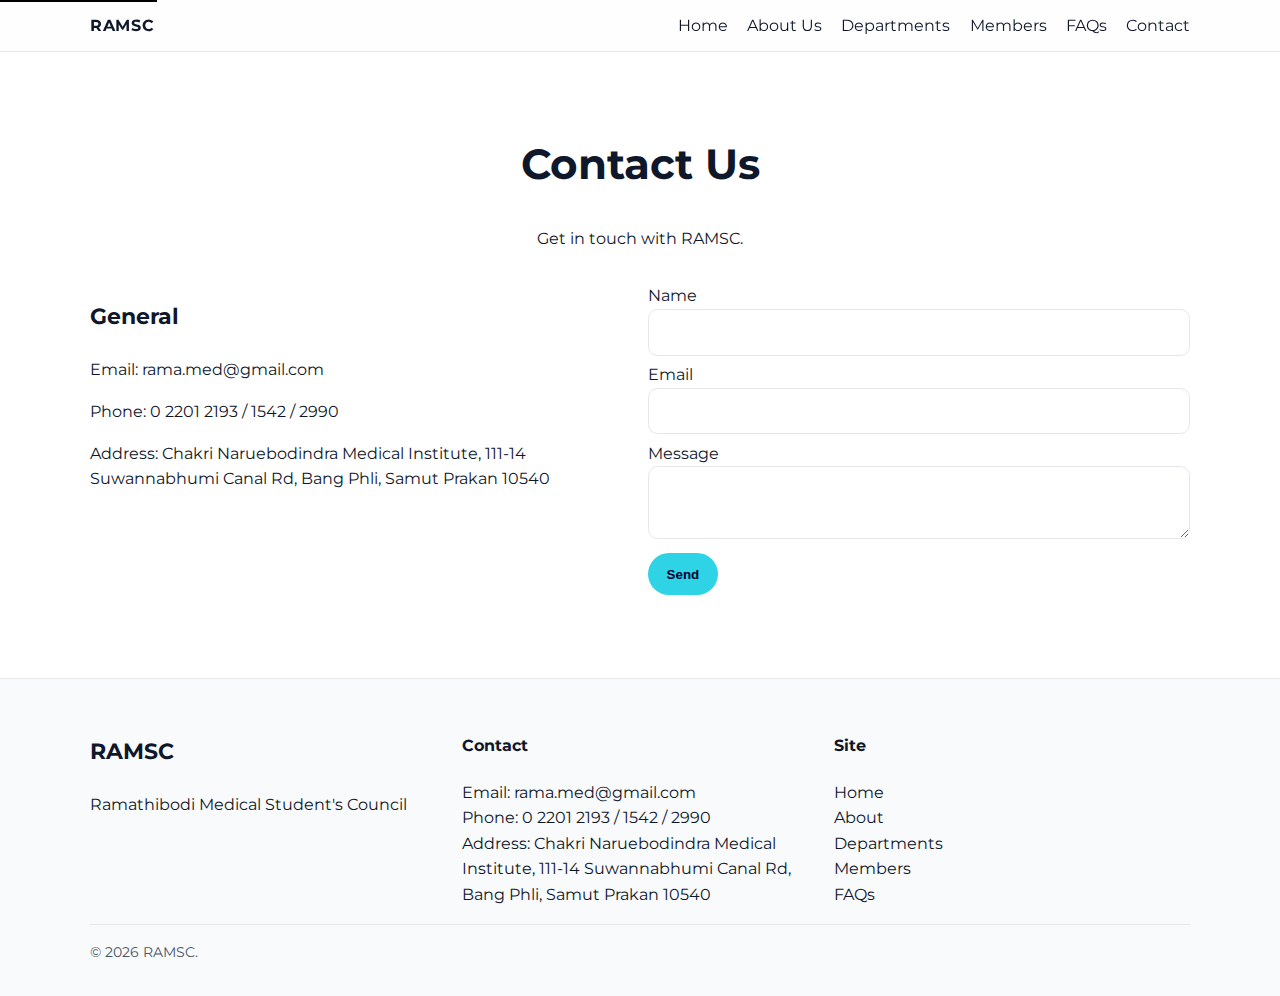
<file: contact.html>
<!doctype html>
<html lang="en">
<head>
  <meta charset="utf-8">
  <meta name="viewport" content="width=device-width, initial-scale=1">
  <title>RAMSC — Ramathibodi Medical Student's Council</title>
  <meta name="description" content="RAMSC — Ramathibodi Medical Student's Council.">
  <link rel="canonical" href="https://example.com/">
  <meta property="og:title" content="RAMSC — Ramathibodi Medical Student's Council">
  <meta property="og:description" content="A bright, uplifting, immersive site for RAMSC.">
  <meta property="og:type" content="website">
  <meta property="og:image" content="assets/img/hero.jpg">
  <link rel="preconnect" href="https://fonts.googleapis.com">
  <link rel="preconnect" href="https://fonts.gstatic.com" crossorigin>
  <link href="https://fonts.googleapis.com/css2?family=Montserrat:wght@300;400;500;600;700&display=swap" rel="stylesheet">
  <link rel="stylesheet" href="css/styles.css">
  <script defer src="js/main.js"></script>

</head>
<body>
  <a class="skip-link" href="#main">Skip to content</a>
  <header class="site-header" data-header>
    <div class="container nav-wrap">
      <a href="index.html" class="logo">RAMSC</a>
      <button class="nav-toggle" aria-expanded="false" aria-controls="site-nav" aria-label="Toggle menu">
        <span class="bar"></span><span class="bar"></span><span class="bar"></span>
      </button>
      <nav id="site-nav" class="site-nav" role="navigation">
        <ul>
          <li><a href="index.html">Home</a></li>
          <li><a href="about.html">About Us</a></li>
          <li><a href="departments.html">Departments</a></li>
          <li><a href="members.html">Members</a></li>
          <li><a href="faqs.html">FAQs</a></li>
          <li><a href="contact.html">Contact</a></li>
        </ul>
      </nav>
    </div>
  </header>

<main id="main">
  <section class="section">
    <div class="container">
      <header class="section-header reveal">
        <h1>Contact Us</h1>
        <p>Get in touch with RAMSC.</p>
      </header>
      <div class="contact-grid">
        <div class="contact-card">
          <h3>General</h3>
          <p>Email: <a href="mailto:rama.med@gmail.com">rama.med@gmail.com</a></p>
          <p>Phone: 0 2201 2193 / 1542 / 2990</p>
          <p>Address: Chakri Naruebodindra Medical Institute, 111-14 Suwannabhumi Canal Rd, Bang Phli, Samut Prakan 10540</p>
        </div>
        <form class="contact-form" onsubmit="event.preventDefault(); alert('Form demo. Integrate EmailJS/Netlify to enable.');">
          <label>Name <input required></label>
          <label>Email <input type="email" required></label>
          <label>Message <textarea required></textarea></label>
          <button class="btn btn-primary">Send</button>
        </form>
      </div>
    </div>
  </section>
</main>
  <footer class="site-footer" id="contact">
    <div class="container footer-grid">
      <div>
        <h3>RAMSC</h3>
        <p>Ramathibodi Medical Student's Council</p>
      </div>
      <div>
        <h4>Contact</h4>
        <ul class="unstyled">
          <li>Email: <a href="mailto:rama.med@gmail.com">rama.med@gmail.com</a></li>
          <li>Phone: 0 2201 2193 / 1542 / 2990</li>
          <li>Address: Chakri Naruebodindra Medical Institute, 111-14 Suwannabhumi Canal Rd, Bang Phli, Samut Prakan 10540</li>
        </ul>
      </div>
      <div>
        <h4>Site</h4>
        <ul class="unstyled">
          <li><a href="index.html">Home</a></li>
          <li><a href="about.html">About</a></li>
          <li><a href="departments.html">Departments</a></li>
          <li><a href="members.html">Members</a></li>
          <li><a href="faqs.html">FAQs</a></li>
        </ul>
      </div>
    </div>
    <div class="container smallprint">© <span data-year></span> RAMSC.</div>
  </footer>

</body>
</html]
</file>
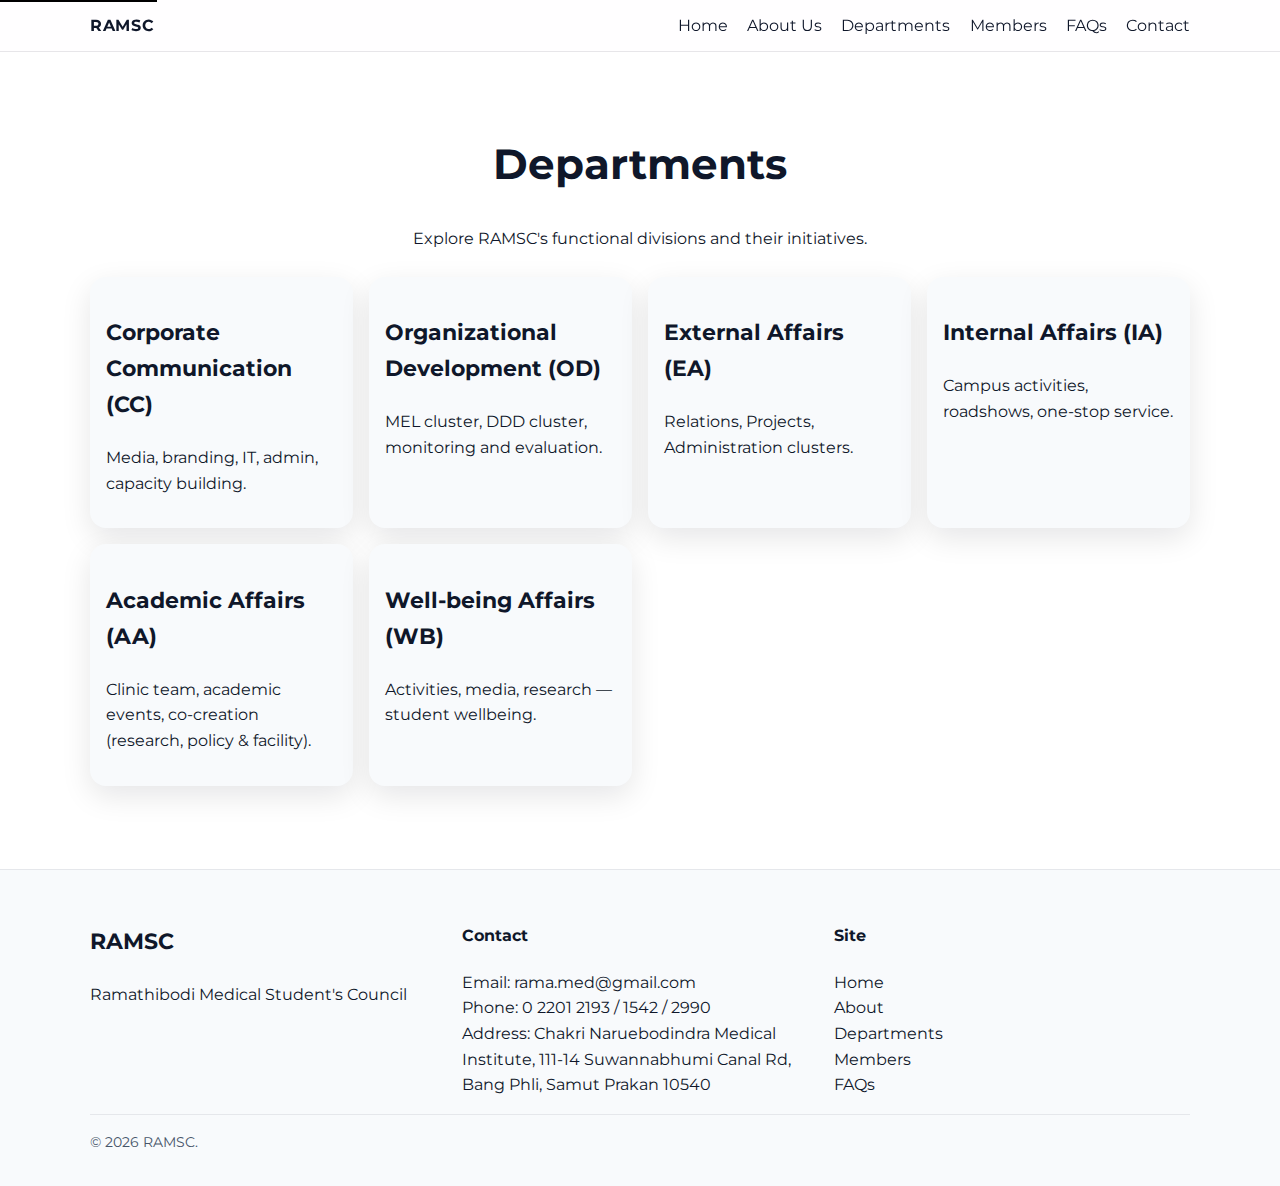
<file: departments.html>
<!doctype html>
<html lang="en">
<head>
  <meta charset="utf-8">
  <meta name="viewport" content="width=device-width, initial-scale=1">
  <title>RAMSC — Ramathibodi Medical Student's Council</title>
  <meta name="description" content="RAMSC — Ramathibodi Medical Student's Council.">
  <link rel="canonical" href="https://example.com/">
  <meta property="og:title" content="RAMSC — Ramathibodi Medical Student's Council">
  <meta property="og:description" content="A bright, uplifting, immersive site for RAMSC.">
  <meta property="og:type" content="website">
  <meta property="og:image" content="assets/img/hero.jpg">
  <link rel="preconnect" href="https://fonts.googleapis.com">
  <link rel="preconnect" href="https://fonts.gstatic.com" crossorigin>
  <link href="https://fonts.googleapis.com/css2?family=Montserrat:wght@300;400;500;600;700&display=swap" rel="stylesheet">
  <link rel="stylesheet" href="css/styles.css">
  <script defer src="js/main.js"></script>

</head>
<body>
  <a class="skip-link" href="#main">Skip to content</a>
  <header class="site-header" data-header>
    <div class="container nav-wrap">
      <a href="index.html" class="logo">RAMSC</a>
      <button class="nav-toggle" aria-expanded="false" aria-controls="site-nav" aria-label="Toggle menu">
        <span class="bar"></span><span class="bar"></span><span class="bar"></span>
      </button>
      <nav id="site-nav" class="site-nav" role="navigation">
        <ul>
          <li><a href="index.html">Home</a></li>
          <li><a href="about.html">About Us</a></li>
          <li><a href="departments.html">Departments</a></li>
          <li><a href="members.html">Members</a></li>
          <li><a href="faqs.html">FAQs</a></li>
          <li><a href="contact.html">Contact</a></li>
        </ul>
      </nav>
    </div>
  </header>

<main id="main">
  <section class="section">
    <div class="container">
      <header class="section-header reveal">
        <h1>Departments</h1>
        <p>Explore RAMSC's functional divisions and their initiatives.</p>
      </header>
      <div class="dept-grid">
        <article class="dept-card reveal"><h3>Corporate Communication (CC)</h3><p>Media, branding, IT, admin, capacity building.</p></article>
        <article class="dept-card reveal"><h3>Organizational Development (OD)</h3><p>MEL cluster, DDD cluster, monitoring and evaluation.</p></article>
        <article class="dept-card reveal"><h3>External Affairs (EA)</h3><p>Relations, Projects, Administration clusters.</p></article>
        <article class="dept-card reveal"><h3>Internal Affairs (IA)</h3><p>Campus activities, roadshows, one-stop service.</p></article>
        <article class="dept-card reveal"><h3>Academic Affairs (AA)</h3><p>Clinic team, academic events, co-creation (research, policy & facility).</p></article>
        <article class="dept-card reveal"><h3>Well-being Affairs (WB)</h3><p>Activities, media, research — student wellbeing.</p></article>
      </div>
    </div>
  </section>
</main>
  <footer class="site-footer" id="contact">
    <div class="container footer-grid">
      <div>
        <h3>RAMSC</h3>
        <p>Ramathibodi Medical Student's Council</p>
      </div>
      <div>
        <h4>Contact</h4>
        <ul class="unstyled">
          <li>Email: <a href="mailto:rama.med@gmail.com">rama.med@gmail.com</a></li>
          <li>Phone: 0 2201 2193 / 1542 / 2990</li>
          <li>Address: Chakri Naruebodindra Medical Institute, 111-14 Suwannabhumi Canal Rd, Bang Phli, Samut Prakan 10540</li>
        </ul>
      </div>
      <div>
        <h4>Site</h4>
        <ul class="unstyled">
          <li><a href="index.html">Home</a></li>
          <li><a href="about.html">About</a></li>
          <li><a href="departments.html">Departments</a></li>
          <li><a href="members.html">Members</a></li>
          <li><a href="faqs.html">FAQs</a></li>
        </ul>
      </div>
    </div>
    <div class="container smallprint">© <span data-year></span> RAMSC.</div>
  </footer>

</body>
</html>
</file>
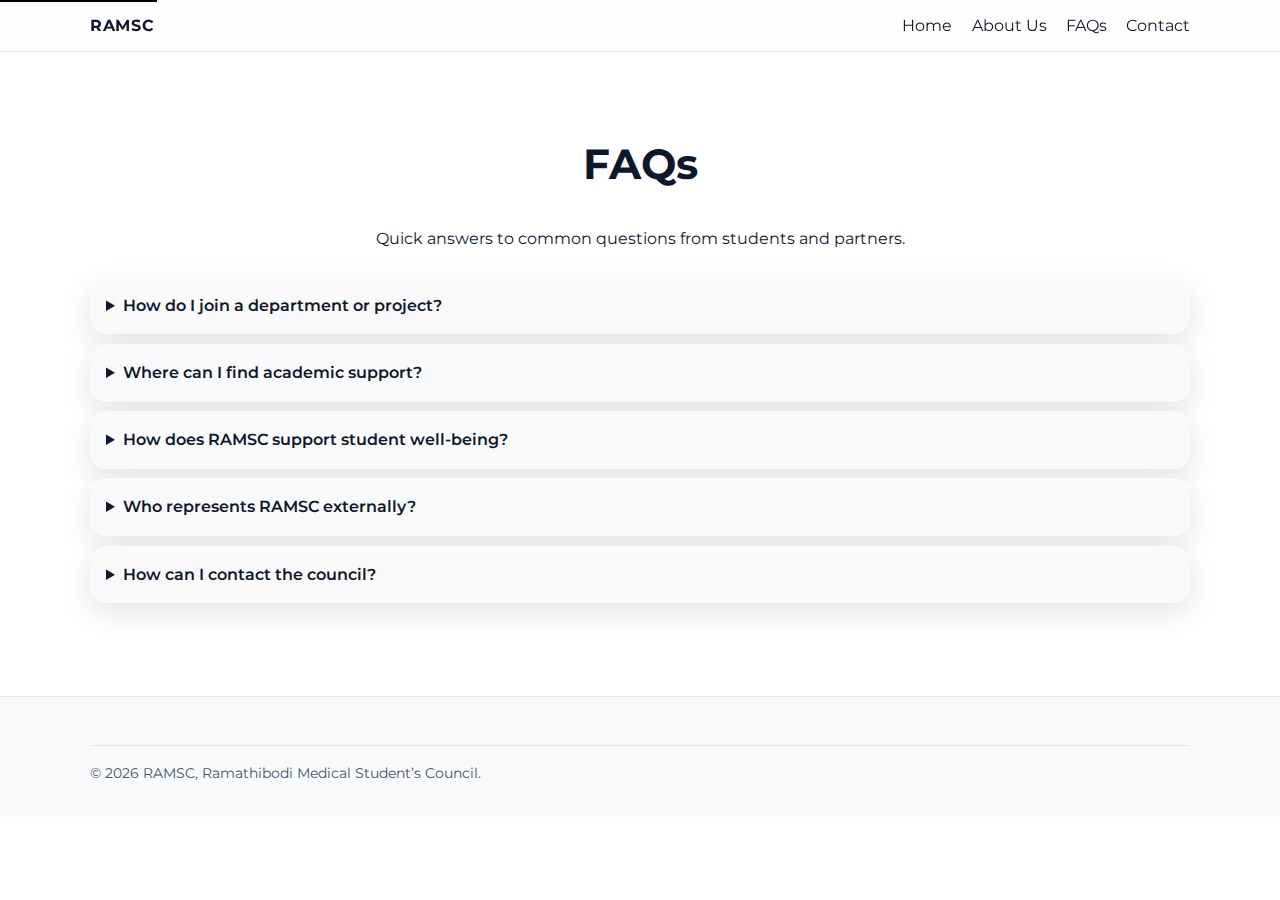
<file: faqs.html>
<!doctype html>
<html lang="en">
<head>
  <meta charset="utf-8" />
  <meta name="viewport" content="width=device-width, initial-scale=1" />
  <title>FAQs RAMSC</title>
  <meta name="description" content="Frequently asked questions about RAMSC programs, services, and contacts." />
  <link rel="preconnect" href="https://fonts.googleapis.com" />
  <link rel="preconnect" href="https://fonts.gstatic.com" crossorigin />
  <link href="https://fonts.googleapis.com/css2?family=Montserrat:wght@300;400;500;600;700&display=swap" rel="stylesheet" />
  <link rel="stylesheet" href="css/styles.css" />
  <script defer src="js/main.js"></script>
</head>
<body>
  <a class="skip-link" href="#main">Skip to content</a>

  <header class="site-header" data-header>
    <div class="container nav-wrap">
      <a class="logo" href="index.html">RAMSC</a>
      <button class="nav-toggle" aria-expanded="false" aria-controls="site-nav" aria-label="Toggle menu">
        <span class="bar"></span><span class="bar"></span><span class="bar"></span>
      </button>
      <nav id="site-nav" class="site-nav" role="navigation">
        <ul>
          <li><a href="index.html">Home</a></li>
          <li><a href="about.html">About Us</a></li>
          <li><a href="faqs.html" aria-current="page">FAQs</a></li>
          <li><a href="index.html#contact">Contact</a></li>
        </ul>
      </nav>
    </div>
  </header>

  <main id="main">
    <section class="section">
      <div class="container">
        <header class="section-header reveal">
          <h1>FAQs</h1>
          <p>Quick answers to common questions from students and partners.</p>
        </header>

        <div class="faq-list reveal">
          <details>
            <summary>How do I join a department or project?</summary>
            <div class="faq-body">
              Watch for open calls on Instagram and the Dashboard. You can also contact a department head directly via the About page.
            </div>
          </details>

          <details>
            <summary>Where can I find academic support?</summary>
            <div class="faq-body">
              Academic Affairs runs peer/near-peer coaching and clinic sessions. Check the Content Calendar and announcements.
            </div>
          </details>

          <details>
            <summary>How does RAMSC support student well-being?</summary>
            <div class="faq-body">
              Well-Being Affairs curates workshops and research-informed resources, covering stress management, mental health, and campus life.
            </div>
          </details>

          <details>
            <summary>Who represents RAMSC externally?</summary>
            <div class="faq-body">
              External Affairs liaises with clubs, competitions, and partners; Internal Affairs coordinates cross-campus student life.
            </div>
          </details>

          <details>
            <summary>How can I contact the council?</summary>
            <div class="faq-body">
              Email <a href="mailto:rama.med@gmail.com">rama.med@gmail.com</a> or message us on Instagram
              <a href="https://instagram.com/ramsc.official" target="_blank" rel="noopener">@ramsc.official</a>.
            </div>
          </details>
        </div>
      </div>
    </section>
  </main>

  <footer class="site-footer">
    <div class="container smallprint">© <span data-year></span> RAMSC, Ramathibodi Medical Student’s Council.</div>
  </footer>
</body>
</html>
</file>
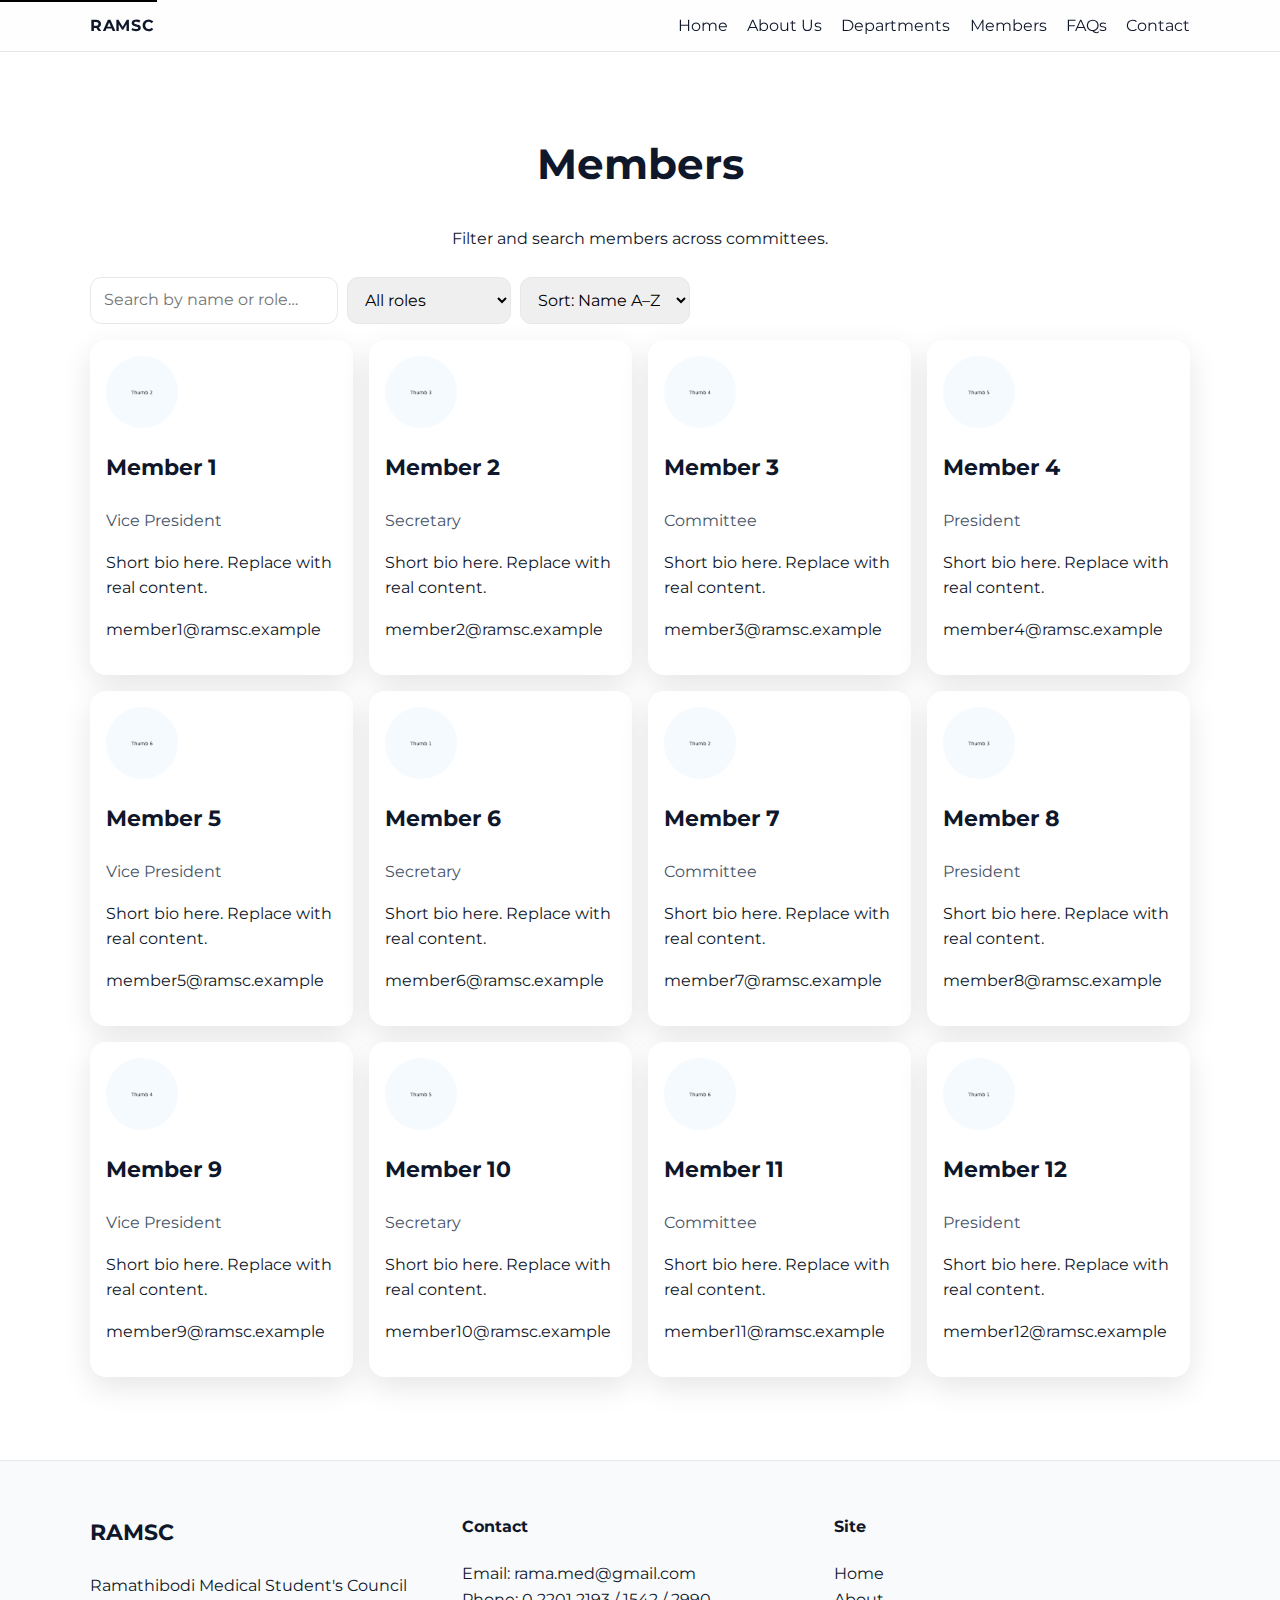
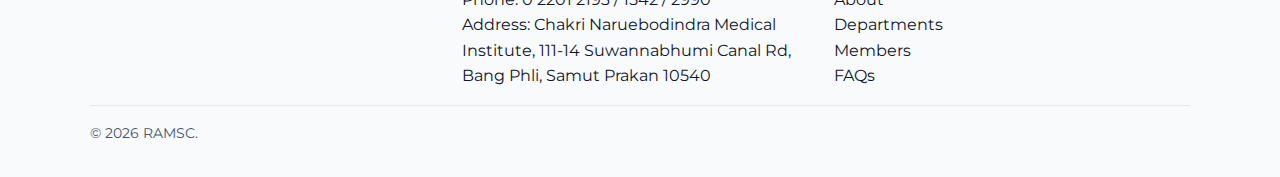
<file: members.html>
<!doctype html>
<html lang="en">
<head>
  <meta charset="utf-8">
  <meta name="viewport" content="width=device-width, initial-scale=1">
  <title>RAMSC — Ramathibodi Medical Student's Council</title>
  <meta name="description" content="RAMSC — Ramathibodi Medical Student's Council.">
  <link rel="canonical" href="https://example.com/">
  <meta property="og:title" content="RAMSC — Ramathibodi Medical Student's Council">
  <meta property="og:description" content="A bright, uplifting, immersive site for RAMSC.">
  <meta property="og:type" content="website">
  <meta property="og:image" content="assets/img/hero.jpg">
  <link rel="preconnect" href="https://fonts.googleapis.com">
  <link rel="preconnect" href="https://fonts.gstatic.com" crossorigin>
  <link href="https://fonts.googleapis.com/css2?family=Montserrat:wght@300;400;500;600;700&display=swap" rel="stylesheet">
  <link rel="stylesheet" href="css/styles.css">
  <script defer src="js/main.js"></script>

</head>
<body>
  <a class="skip-link" href="#main">Skip to content</a>
  <header class="site-header" data-header>
    <div class="container nav-wrap">
      <a href="index.html" class="logo">RAMSC</a>
      <button class="nav-toggle" aria-expanded="false" aria-controls="site-nav" aria-label="Toggle menu">
        <span class="bar"></span><span class="bar"></span><span class="bar"></span>
      </button>
      <nav id="site-nav" class="site-nav" role="navigation">
        <ul>
          <li><a href="index.html">Home</a></li>
          <li><a href="about.html">About Us</a></li>
          <li><a href="departments.html">Departments</a></li>
          <li><a href="members.html">Members</a></li>
          <li><a href="faqs.html">FAQs</a></li>
          <li><a href="contact.html">Contact</a></li>
        </ul>
      </nav>
    </div>
  </header>

<main id="main">
  <section class="section">
    <div class="container">
      <header class="section-header reveal">
        <h1>Members</h1>
        <p>Filter and search members across committees.</p>
      </header>
      <form class="filters reveal" data-member-filters>
        <input type="search" placeholder="Search by name or role…" data-search>
        <select data-role>
          <option value="all">All roles</option>
          <option value="President">President</option>
          <option value="Vice President">Vice President</option>
          <option value="Secretary">Secretary</option>
          <option value="Committee">Committee</option>
        </select>
        <select data-sort>
          <option value="name-asc">Sort: Name A–Z</option>
          <option value="name-desc">Sort: Name Z–A</option>
        </select>
      </form>
      <div class="member-grid">
        
        <article class="member-card" data-name="Member 1" data-role="Vice President">
          <div class="avatar"><img src="assets/img/thumb-2.jpg" alt=""></div>
          <h3 class="member-name">Member 1</h3>
          <p class="member-role">Vice President</p>
          <p class="member-bio">Short bio here. Replace with real content.</p>
          <p class="member-contact"><a href="mailto:member1@ramsc.example">member1@ramsc.example</a></p>
        </article>
        <article class="member-card" data-name="Member 2" data-role="Secretary">
          <div class="avatar"><img src="assets/img/thumb-3.jpg" alt=""></div>
          <h3 class="member-name">Member 2</h3>
          <p class="member-role">Secretary</p>
          <p class="member-bio">Short bio here. Replace with real content.</p>
          <p class="member-contact"><a href="mailto:member2@ramsc.example">member2@ramsc.example</a></p>
        </article>
        <article class="member-card" data-name="Member 3" data-role="Committee">
          <div class="avatar"><img src="assets/img/thumb-4.jpg" alt=""></div>
          <h3 class="member-name">Member 3</h3>
          <p class="member-role">Committee</p>
          <p class="member-bio">Short bio here. Replace with real content.</p>
          <p class="member-contact"><a href="mailto:member3@ramsc.example">member3@ramsc.example</a></p>
        </article>
        <article class="member-card" data-name="Member 4" data-role="President">
          <div class="avatar"><img src="assets/img/thumb-5.jpg" alt=""></div>
          <h3 class="member-name">Member 4</h3>
          <p class="member-role">President</p>
          <p class="member-bio">Short bio here. Replace with real content.</p>
          <p class="member-contact"><a href="mailto:member4@ramsc.example">member4@ramsc.example</a></p>
        </article>
        <article class="member-card" data-name="Member 5" data-role="Vice President">
          <div class="avatar"><img src="assets/img/thumb-6.jpg" alt=""></div>
          <h3 class="member-name">Member 5</h3>
          <p class="member-role">Vice President</p>
          <p class="member-bio">Short bio here. Replace with real content.</p>
          <p class="member-contact"><a href="mailto:member5@ramsc.example">member5@ramsc.example</a></p>
        </article>
        <article class="member-card" data-name="Member 6" data-role="Secretary">
          <div class="avatar"><img src="assets/img/thumb-1.jpg" alt=""></div>
          <h3 class="member-name">Member 6</h3>
          <p class="member-role">Secretary</p>
          <p class="member-bio">Short bio here. Replace with real content.</p>
          <p class="member-contact"><a href="mailto:member6@ramsc.example">member6@ramsc.example</a></p>
        </article>
        <article class="member-card" data-name="Member 7" data-role="Committee">
          <div class="avatar"><img src="assets/img/thumb-2.jpg" alt=""></div>
          <h3 class="member-name">Member 7</h3>
          <p class="member-role">Committee</p>
          <p class="member-bio">Short bio here. Replace with real content.</p>
          <p class="member-contact"><a href="mailto:member7@ramsc.example">member7@ramsc.example</a></p>
        </article>
        <article class="member-card" data-name="Member 8" data-role="President">
          <div class="avatar"><img src="assets/img/thumb-3.jpg" alt=""></div>
          <h3 class="member-name">Member 8</h3>
          <p class="member-role">President</p>
          <p class="member-bio">Short bio here. Replace with real content.</p>
          <p class="member-contact"><a href="mailto:member8@ramsc.example">member8@ramsc.example</a></p>
        </article>
        <article class="member-card" data-name="Member 9" data-role="Vice President">
          <div class="avatar"><img src="assets/img/thumb-4.jpg" alt=""></div>
          <h3 class="member-name">Member 9</h3>
          <p class="member-role">Vice President</p>
          <p class="member-bio">Short bio here. Replace with real content.</p>
          <p class="member-contact"><a href="mailto:member9@ramsc.example">member9@ramsc.example</a></p>
        </article>
        <article class="member-card" data-name="Member 10" data-role="Secretary">
          <div class="avatar"><img src="assets/img/thumb-5.jpg" alt=""></div>
          <h3 class="member-name">Member 10</h3>
          <p class="member-role">Secretary</p>
          <p class="member-bio">Short bio here. Replace with real content.</p>
          <p class="member-contact"><a href="mailto:member10@ramsc.example">member10@ramsc.example</a></p>
        </article>
        <article class="member-card" data-name="Member 11" data-role="Committee">
          <div class="avatar"><img src="assets/img/thumb-6.jpg" alt=""></div>
          <h3 class="member-name">Member 11</h3>
          <p class="member-role">Committee</p>
          <p class="member-bio">Short bio here. Replace with real content.</p>
          <p class="member-contact"><a href="mailto:member11@ramsc.example">member11@ramsc.example</a></p>
        </article>
        <article class="member-card" data-name="Member 12" data-role="President">
          <div class="avatar"><img src="assets/img/thumb-1.jpg" alt=""></div>
          <h3 class="member-name">Member 12</h3>
          <p class="member-role">President</p>
          <p class="member-bio">Short bio here. Replace with real content.</p>
          <p class="member-contact"><a href="mailto:member12@ramsc.example">member12@ramsc.example</a></p>
        </article>
      </div>
    </div>
  </section>
</main>
  <footer class="site-footer" id="contact">
    <div class="container footer-grid">
      <div>
        <h3>RAMSC</h3>
        <p>Ramathibodi Medical Student's Council</p>
      </div>
      <div>
        <h4>Contact</h4>
        <ul class="unstyled">
          <li>Email: <a href="mailto:rama.med@gmail.com">rama.med@gmail.com</a></li>
          <li>Phone: 0 2201 2193 / 1542 / 2990</li>
          <li>Address: Chakri Naruebodindra Medical Institute, 111-14 Suwannabhumi Canal Rd, Bang Phli, Samut Prakan 10540</li>
        </ul>
      </div>
      <div>
        <h4>Site</h4>
        <ul class="unstyled">
          <li><a href="index.html">Home</a></li>
          <li><a href="about.html">About</a></li>
          <li><a href="departments.html">Departments</a></li>
          <li><a href="members.html">Members</a></li>
          <li><a href="faqs.html">FAQs</a></li>
        </ul>
      </div>
    </div>
    <div class="container smallprint">© <span data-year></span> RAMSC.</div>
  </footer>

</body>
</html]
</file>
<file: css/styles.css>
/* RAMSC v2 — styles.css (patched)
   Changes:
   - Reveal sections visible by default; JS-only animation via `html.js` gate.
   - Absolute cover only for video.hero-video; static img.hero-video stays in flow.
   - Safer reduced-motion block.
*/

:root{ --brand-1:#2ED3E6; --brand-2:#FFD166; --bg:#ffffff; --text:#0f172a; --muted:#475569; --accent:#7C3AED; --surface:#f8fafc; --radius:16px; --shadow:0 10px 30px rgba(2,6,23,.1); }
*{box-sizing:border-box} 
html{scroll-behavior:smooth}
body{margin:0;font-family:'Montserrat',system-ui,-apple-system,Segoe UI,Roboto,Arial,'Noto Sans Thai',sans-serif;color:var(--text);background:var(--bg);line-height:1.6}
img{max-width:100%;display:block;height:auto} 
a{color:inherit;text-decoration:none}
.container{width:min(1100px,92vw);margin-inline:auto} 
.section{padding:clamp(2rem,4vw,4rem) 0}
.section-header{max-width:60ch;margin:0 auto 1.6rem;text-align:center}
.skip-link{position:absolute;top:-40px;left:0;background:#000;color:#fff;padding:.5rem 1rem;z-index:1000}
.skip-link:focus{top:0}

/* Header */
.site-header{
  position:sticky;top:0;z-index:999;
  background:color-mix(in oklab, var(--bg) 90%, transparent);
  backdrop-filter:blur(10px);
  border-bottom:1px solid color-mix(in oklab, var(--text) 10%, transparent)
}
.site-header.scrolled{box-shadow:var(--shadow)} 
.nav-wrap{display:flex;align-items:center;justify-content:space-between;padding:.8rem 0}
.logo{font-weight:700;letter-spacing:.04em} 
.site-nav ul{display:flex;gap:1.2rem;list-style:none;padding:0;margin:0}
.nav-toggle{display:none;background:none;border:0;padding:.25rem}
.nav-toggle .bar{display:block;width:24px;height:2px;background:var(--text);margin:5px 0}

@media(max-width:768px){ 
  .nav-toggle{display:block} 
  .site-nav{position:fixed;inset:64px 0 auto 0;background:var(--bg);transform:translateY(-120%);transition:transform .25s ease;border-bottom:1px solid #e5e7eb}
  .site-nav.open{transform:translateY(0)} 
  .site-nav ul{flex-direction:column;padding:1rem} 
}

/* Hero */
.hero{position:relative;min-height:70vh} 
.video-wrap{position:relative;min-height:70vh;overflow:hidden;border-radius:0 0 var(--radius) var(--radius)}
/* Important: only video fills cover */
video.hero-video{position:absolute;inset:0;width:100%;height:100%;object-fit:cover}
/* Static image version stays in flow */
.hero img.hero-video{position:static;width:100%;height:auto;display:block}
.hero-overlay{
  position:relative;z-index:2;display:grid;place-items:center;min-height:70vh;
  padding:clamp(2rem,6vw,8rem) 1rem;
  background:linear-gradient(to bottom, rgba(0,0,0,.30), rgba(0,0,0,.15), transparent 60%);
  color:#fff;text-align:center
}
.hero-title{font-size:clamp(2rem,6vw,3.6rem);margin:0 0 .5rem}
.hero-cta{display:flex;gap:.8rem;justify-content:center;flex-wrap:wrap}

/* Buttons */
.btn{display:inline-block;padding:.8rem 1.1rem;border-radius:999px;border:1px solid transparent;cursor:pointer}
.btn-primary{background:var(--brand-1);color:#003;font-weight:600} 
.btn-secondary{background:var(--brand-2);color:#332;font-weight:600}

/* Chips & Cards */
.chip{display:inline-block;font-size:.75rem;padding:.15rem .5rem;border-radius:999px;background:color-mix(in oklab, var(--accent) 16%, #fff);color:color-mix(in oklab, var(--accent) 70%, #000)}
.card-grid{display:grid;grid-template-columns:repeat(auto-fit,minmax(240px,1fr));gap:clamp(1rem,3vw,1.5rem)}
.card{background:var(--bg);border-radius:var(--radius);overflow:hidden;box-shadow:var(--shadow);transition:transform .15s ease, box-shadow .2s ease}
.card:hover{transform:translateY(-4px);box-shadow:0 14px 40px rgba(2,6,23,.12)} 
.card-body{padding:1rem} 
.card-text{color:var(--muted)}

/* Org */
.org-grid{display:flex;flex-wrap:wrap;gap:.6rem;justify-content:center}
.org-chip{padding:.5rem .8rem;border-radius:999px;background:var(--surface);box-shadow:var(--shadow)}

/* Values, timeline, gallery */
.values-grid{display:grid;grid-template-columns:repeat(auto-fit,minmax(180px,1fr));gap:1rem;list-style:none;padding:0;margin:1rem 0 0}
.timeline{display:grid;gap:1rem} 
.tl-item{display:grid;grid-template-columns:24px 1fr;gap:.8rem}
.tl-dot{width:12px;height:12px;border-radius:50%;background:var(--accent);margin-top:.6rem;box-shadow:0 0 0 4px color-mix(in oklab, var(--accent) 30%, #fff)}
.tl-content{background:var(--surface);border-radius:var(--radius);padding:1rem;box-shadow:var(--shadow)}
.gallery-grid{display:grid;grid-template-columns:repeat(auto-fit,minmax(220px,1fr));gap:1rem}
.gallery-item img{border-radius:var(--radius);box-shadow:var(--shadow)}
.lightbox{position:fixed;inset:0;background:rgba(0,0,0,.75);display:grid;place-items:center;opacity:0;visibility:hidden;transition:opacity .2s ease;z-index:9999}
.lightbox.open{opacity:1;visibility:visible} 
.lightbox-img{max-width:90vw;max-height:80vh;border-radius:var(--radius);box-shadow:var(--shadow)}
.lightbox-close{position:absolute;top:1rem;right:1rem;font-size:2rem;border:0;background:transparent;color:#fff;cursor:pointer}

/* Depts */
.dept-grid{display:grid;grid-template-columns:repeat(auto-fit,minmax(240px,1fr));gap:1rem}
.dept-card{background:var(--surface);border-radius:var(--radius);padding:1rem;box-shadow:var(--shadow)}

/* Members */
.filters{display:flex;gap:.6rem;flex-wrap:wrap;margin-bottom:1rem}
.filters input,.filters select{padding:.6rem .8rem;border-radius:.7rem;border:1px solid #e5e7eb;font:inherit}
.member-grid{display:grid;grid-template-columns:repeat(auto-fit,minmax(220px,1fr));gap:1rem}
.member-card{background:var(--bg);border-radius:var(--radius);padding:1rem;box-shadow:var(--shadow)}
.avatar img{width:72px;height:72px;border-radius:50%;object-fit:cover;margin-bottom:.5rem}
.member-role{color:var(--muted)}

/* FAQs */
.faq-list details{background:var(--surface);border-radius:var(--radius);padding:1rem;margin:.6rem 0;box-shadow:var(--shadow)}
.faq-list summary{cursor:pointer;font-weight:600}

/* Contact */
.contact-grid{display:grid;grid-template-columns:repeat(auto-fit,minmax(260px,1fr));gap:1rem}
.contact-form label{display:block;margin:.4rem 0}
.contact-form input,.contact-form textarea{width:100%;padding:.6rem .8rem;border:1px solid #e5e7eb;border-radius:.6rem;font:inherit}

/* Footer */
.site-footer{background:var(--surface);padding:2rem 0;margin-top:2rem;border-top:1px solid #e5e7eb}
.footer-grid{display:grid;grid-template-columns:repeat(auto-fit,minmax(200px,1fr));gap:1rem}
.unstyled{list-style:none;padding:0;margin:0}
.smallprint{border-top:1px solid #e5e7eb;padding-top:1rem;margin-top:1rem;color:var(--muted);font-size:.9rem}

/* Reveal on scroll — progressive enhancement */
.reveal{opacity:1;transform:none;transition:opacity .4s ease, transform .4s ease}
.reveal.in-view{opacity:1;transform:none}
/* Animate only when JS is confirmed */
html.js .reveal{opacity:0;transform:translateY(10px)}
html.js .reveal.in-view{opacity:1;transform:none}

/* A11y & type */
:focus-visible{outline:2px solid var(--brand-1);outline-offset:2px}
h1{font-size:clamp(1.8rem,2vw + 1.2rem,2.6rem)} 
h2{font-size:clamp(1.4rem,1.6vw + 1rem,2rem)} 
h3{font-size:clamp(1.1rem,1vw + .8rem,1.4rem)}

/* Motion preferences */
@media (prefers-reduced-motion: reduce){
  .reveal{transition:none;transform:none;opacity:1}
  video.hero-video{animation:none}
}
</file>
